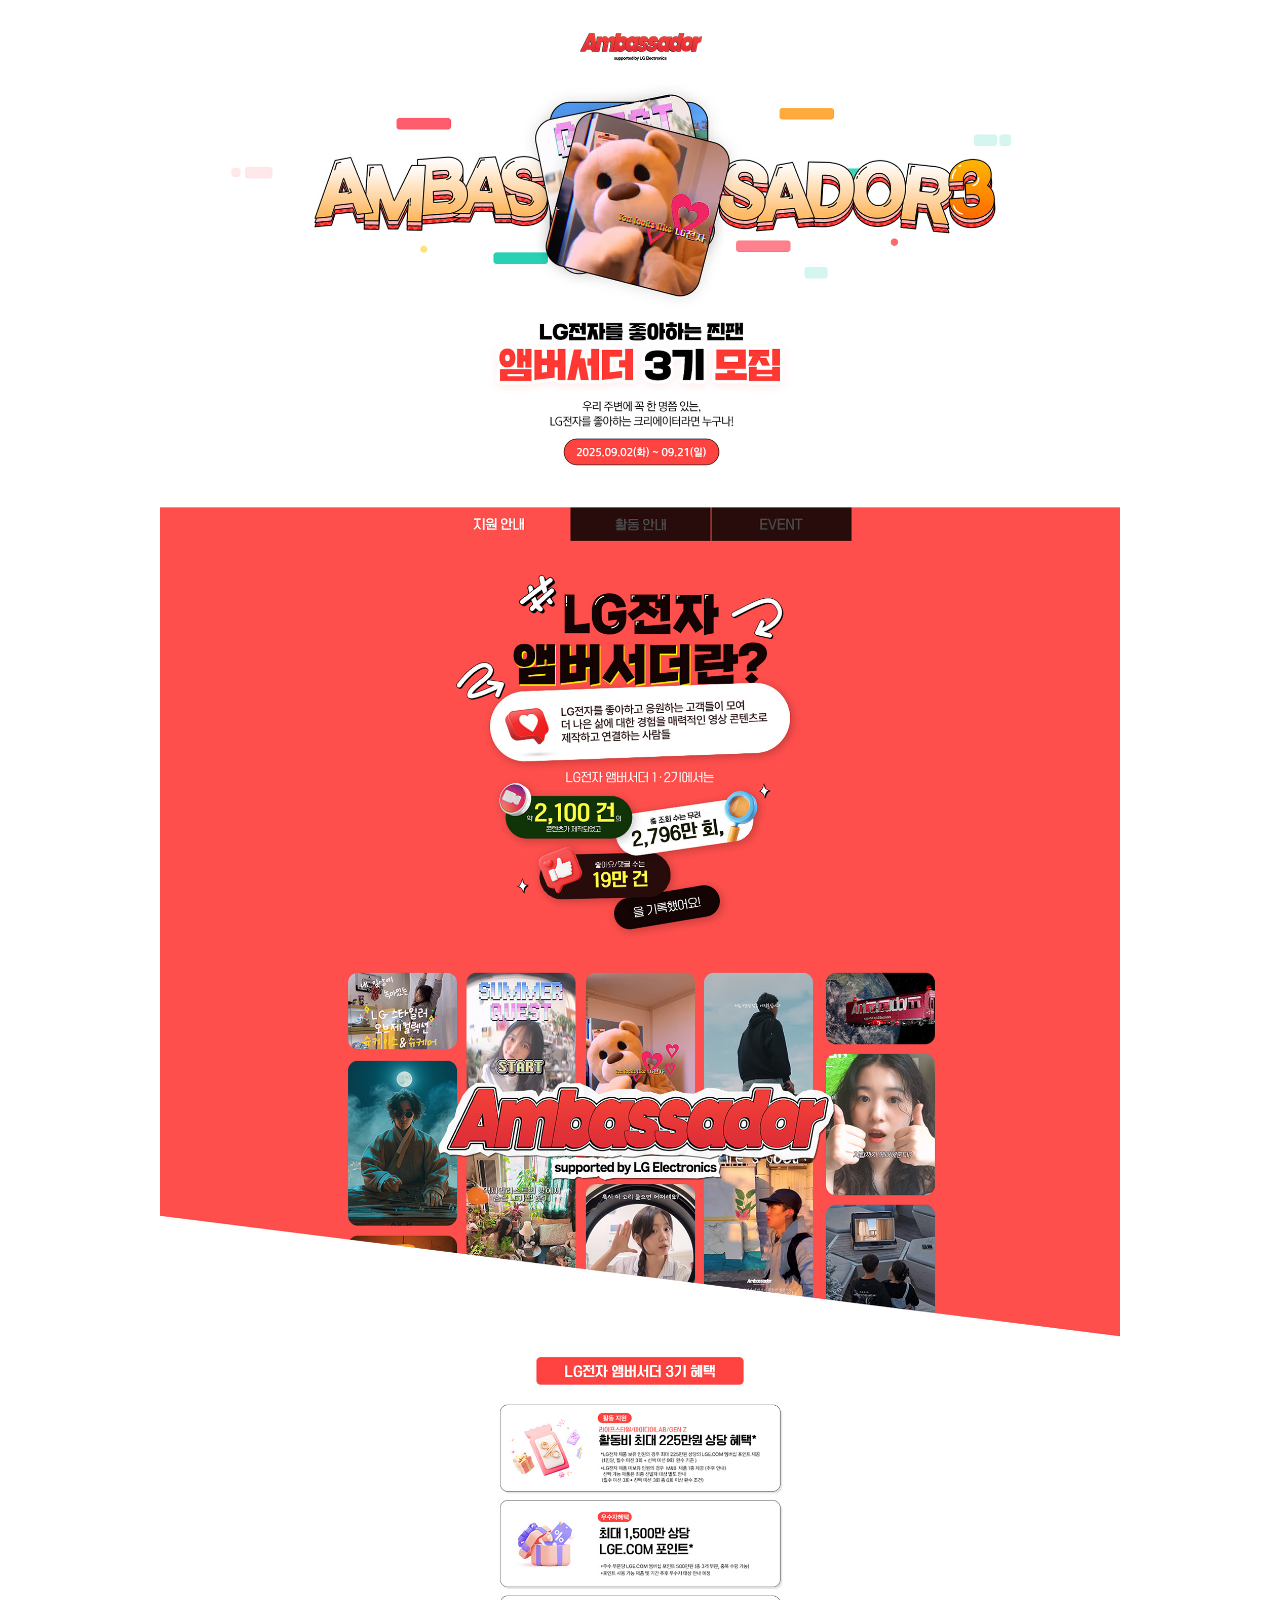
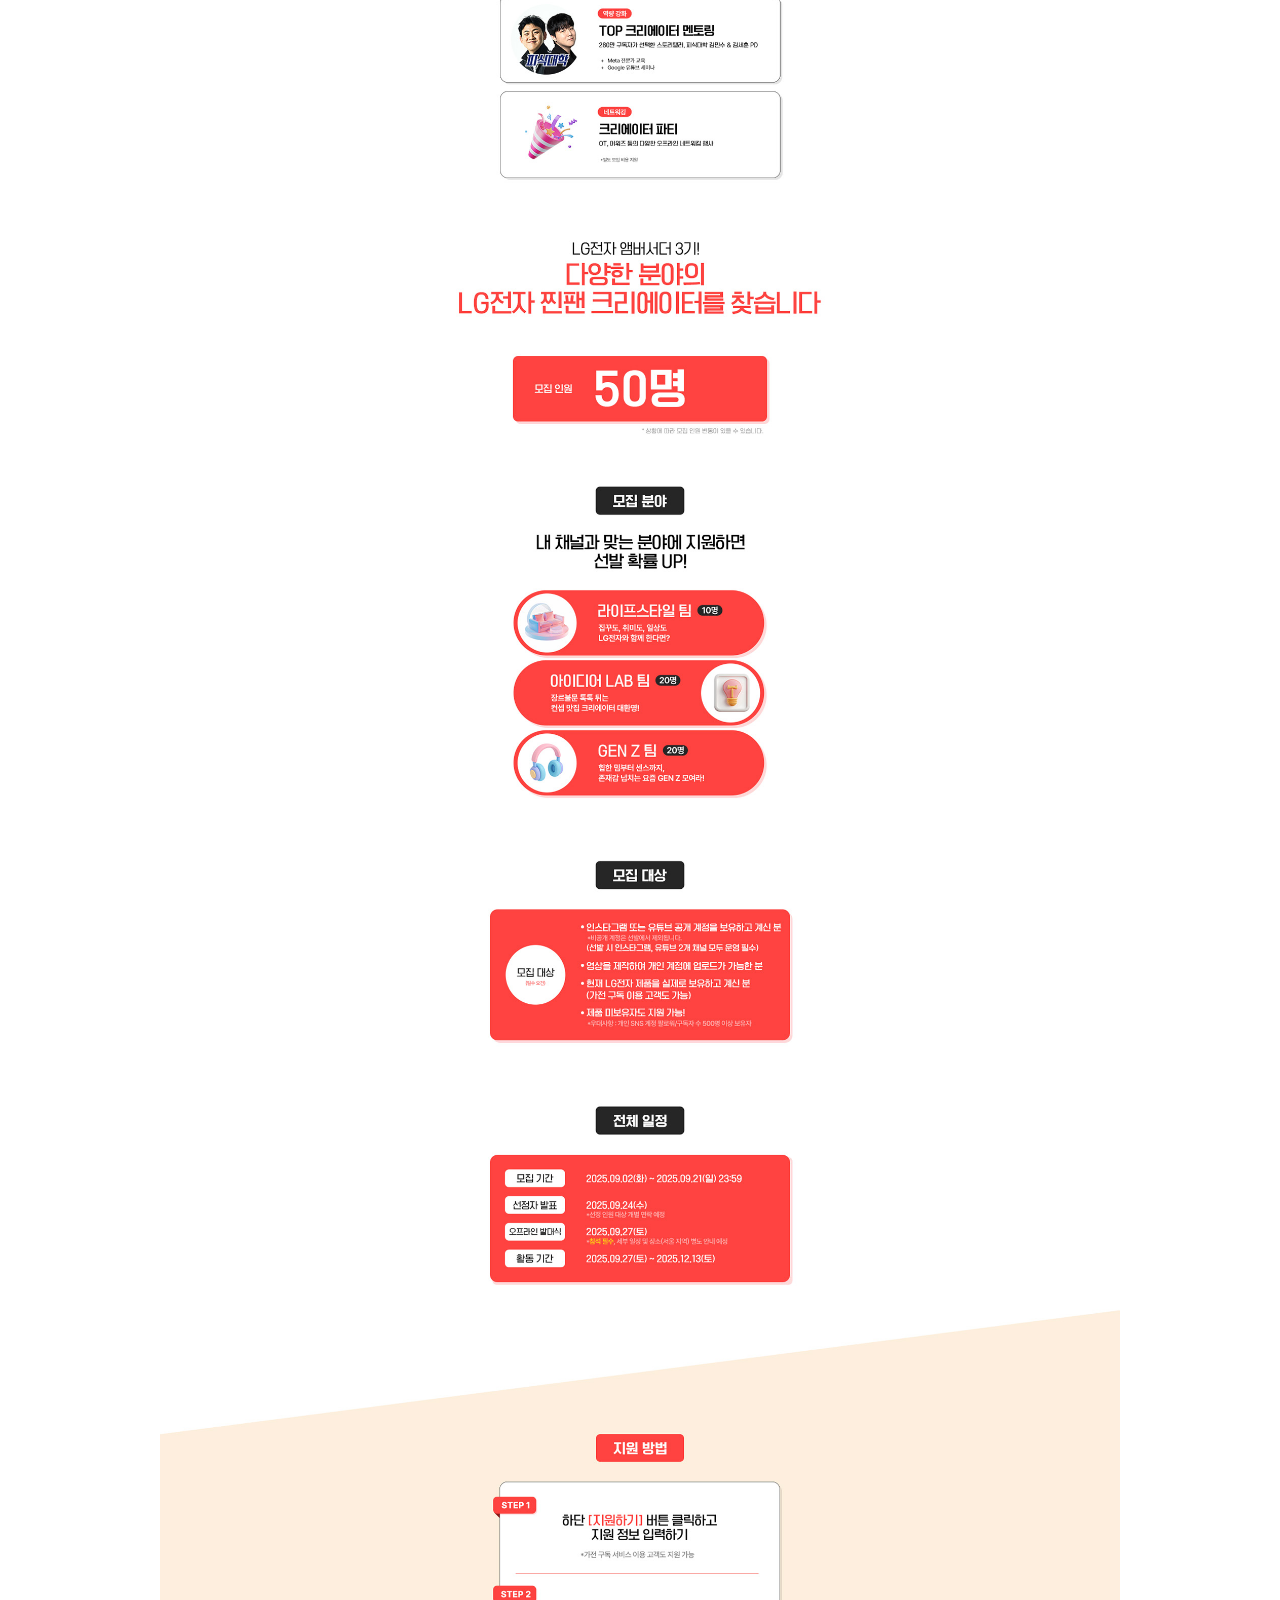
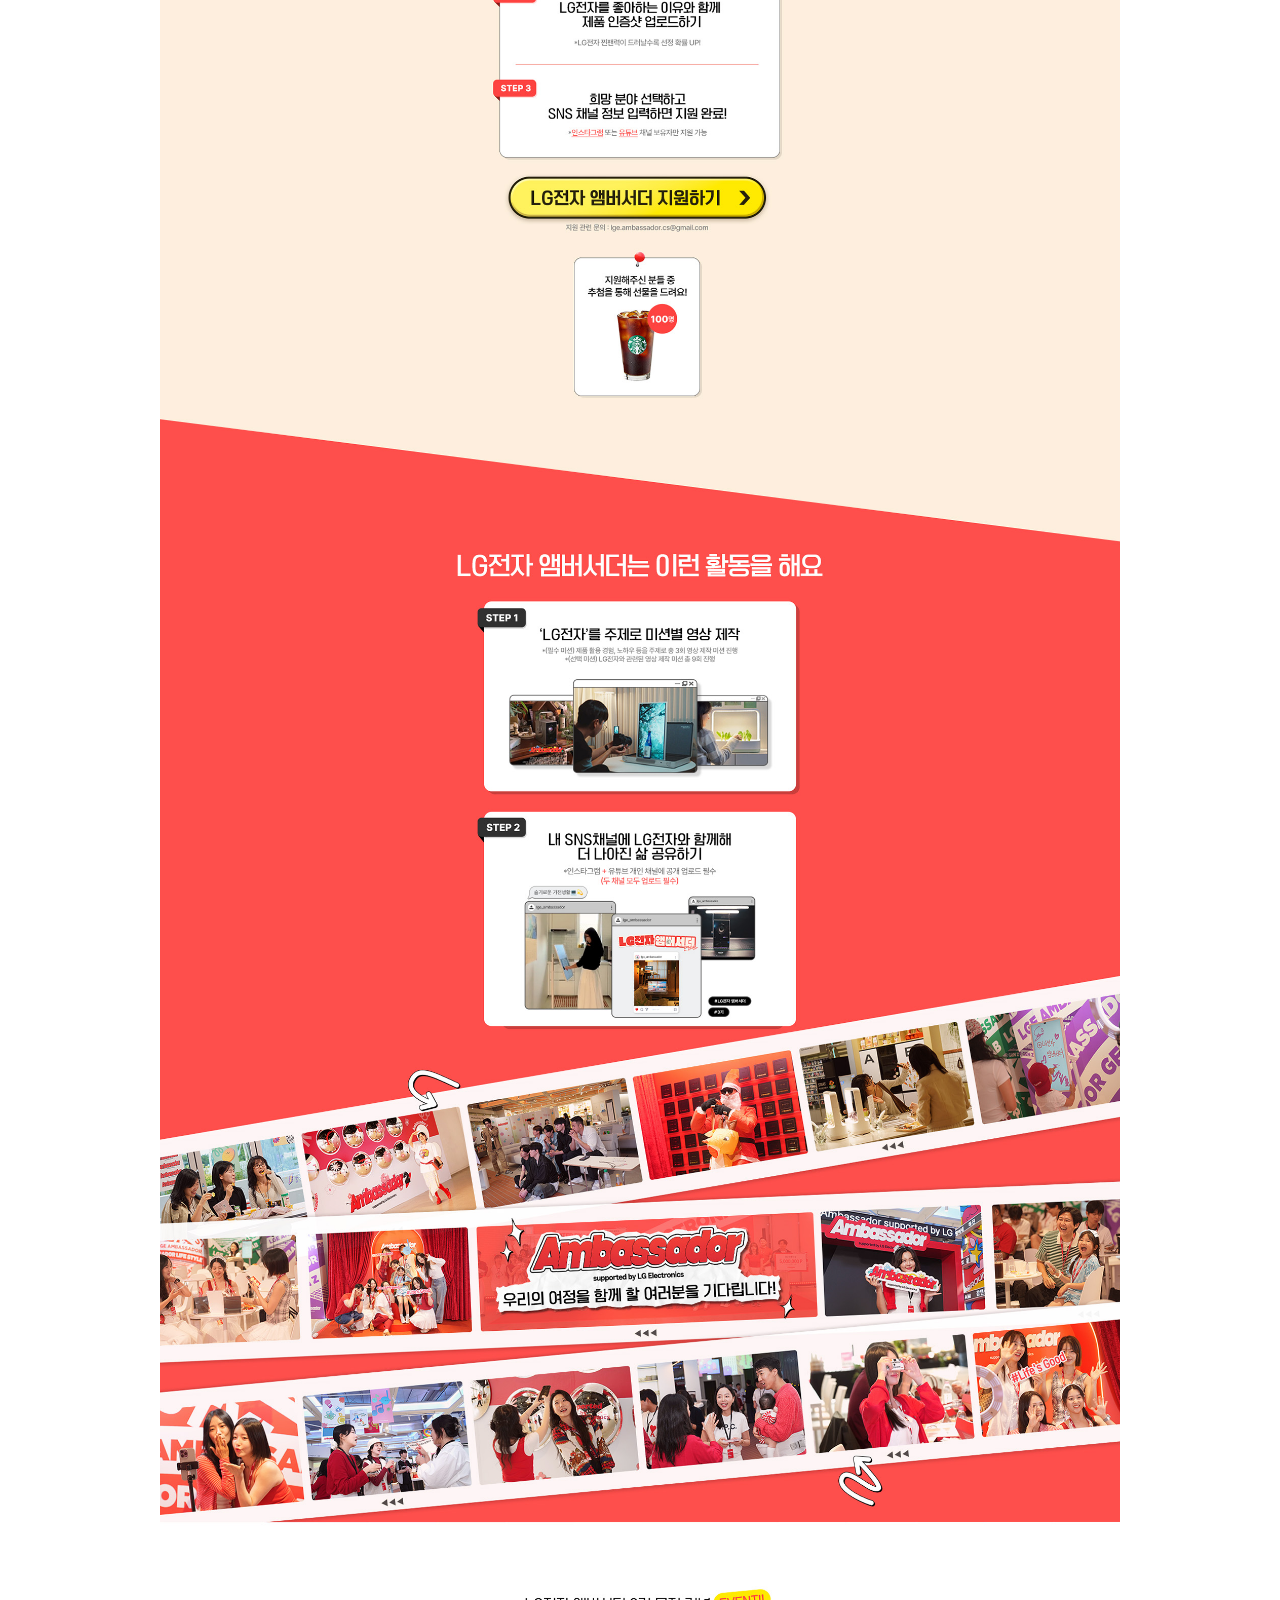
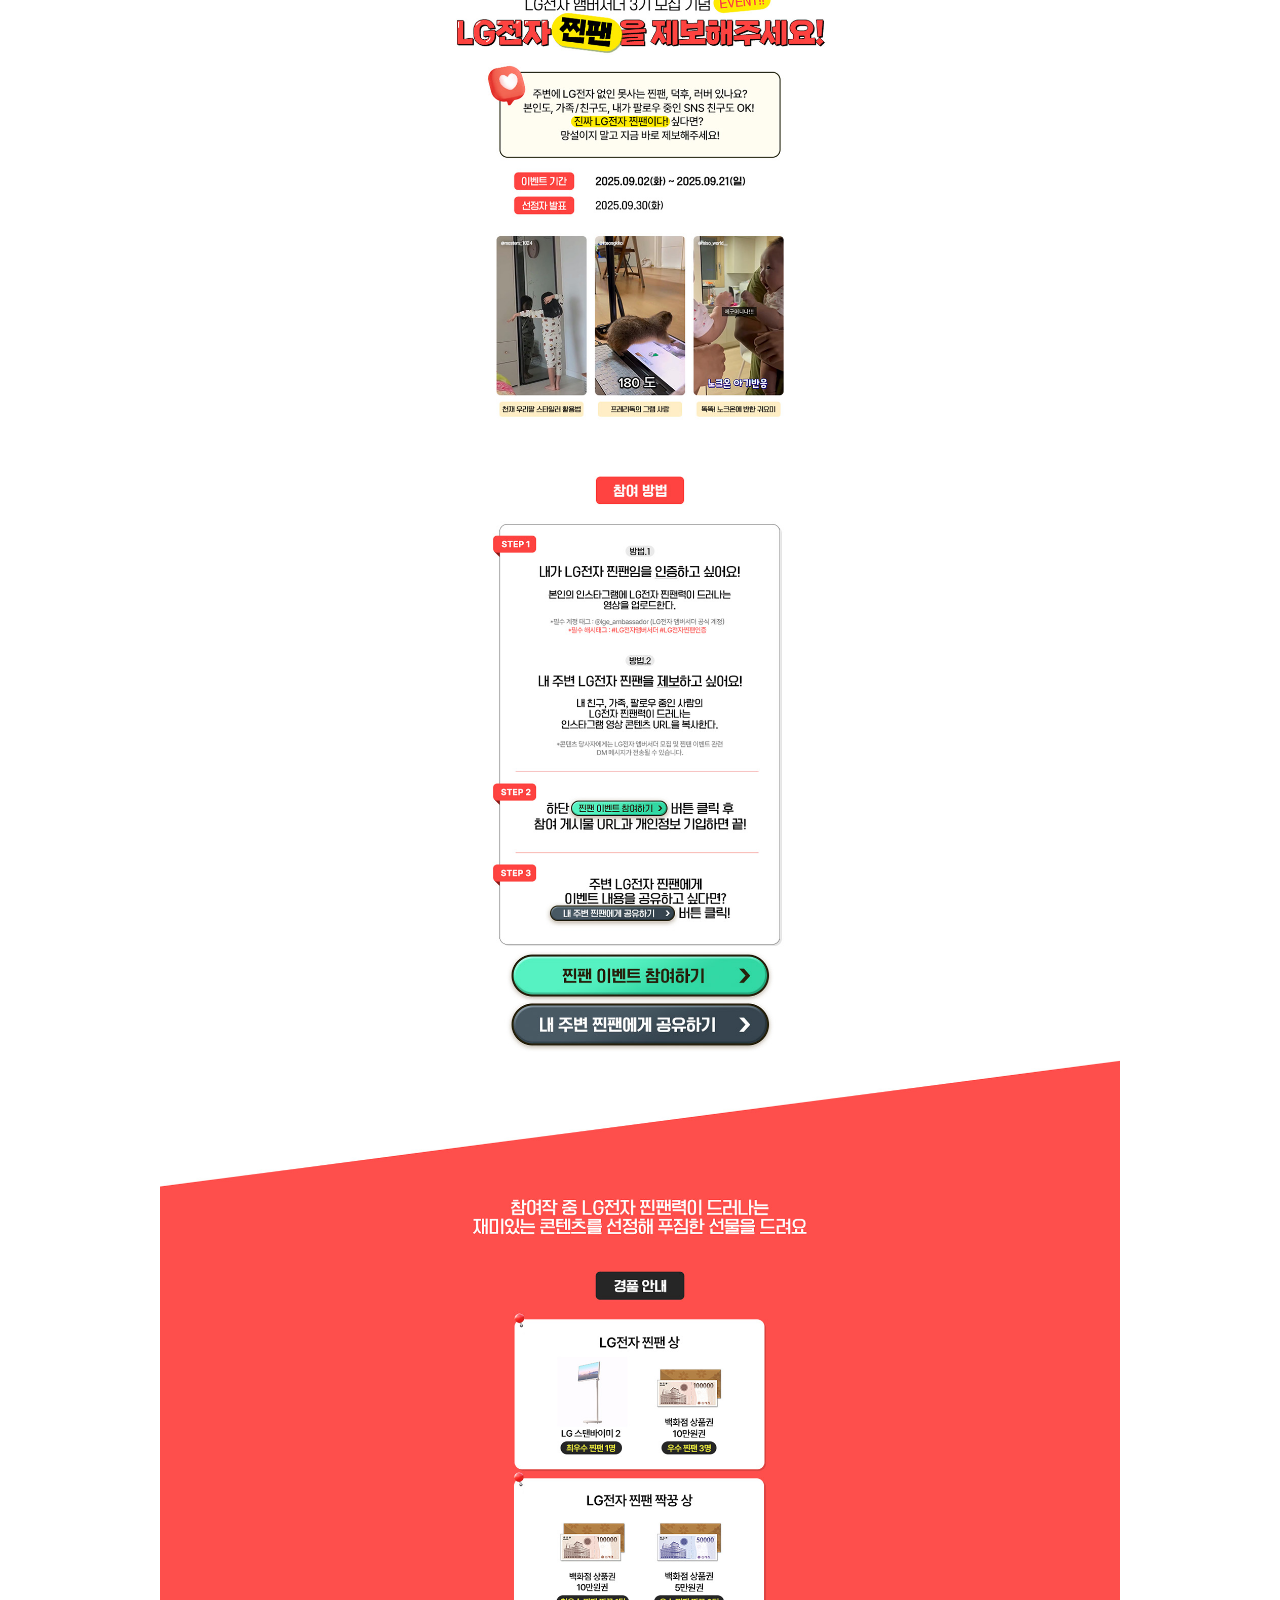
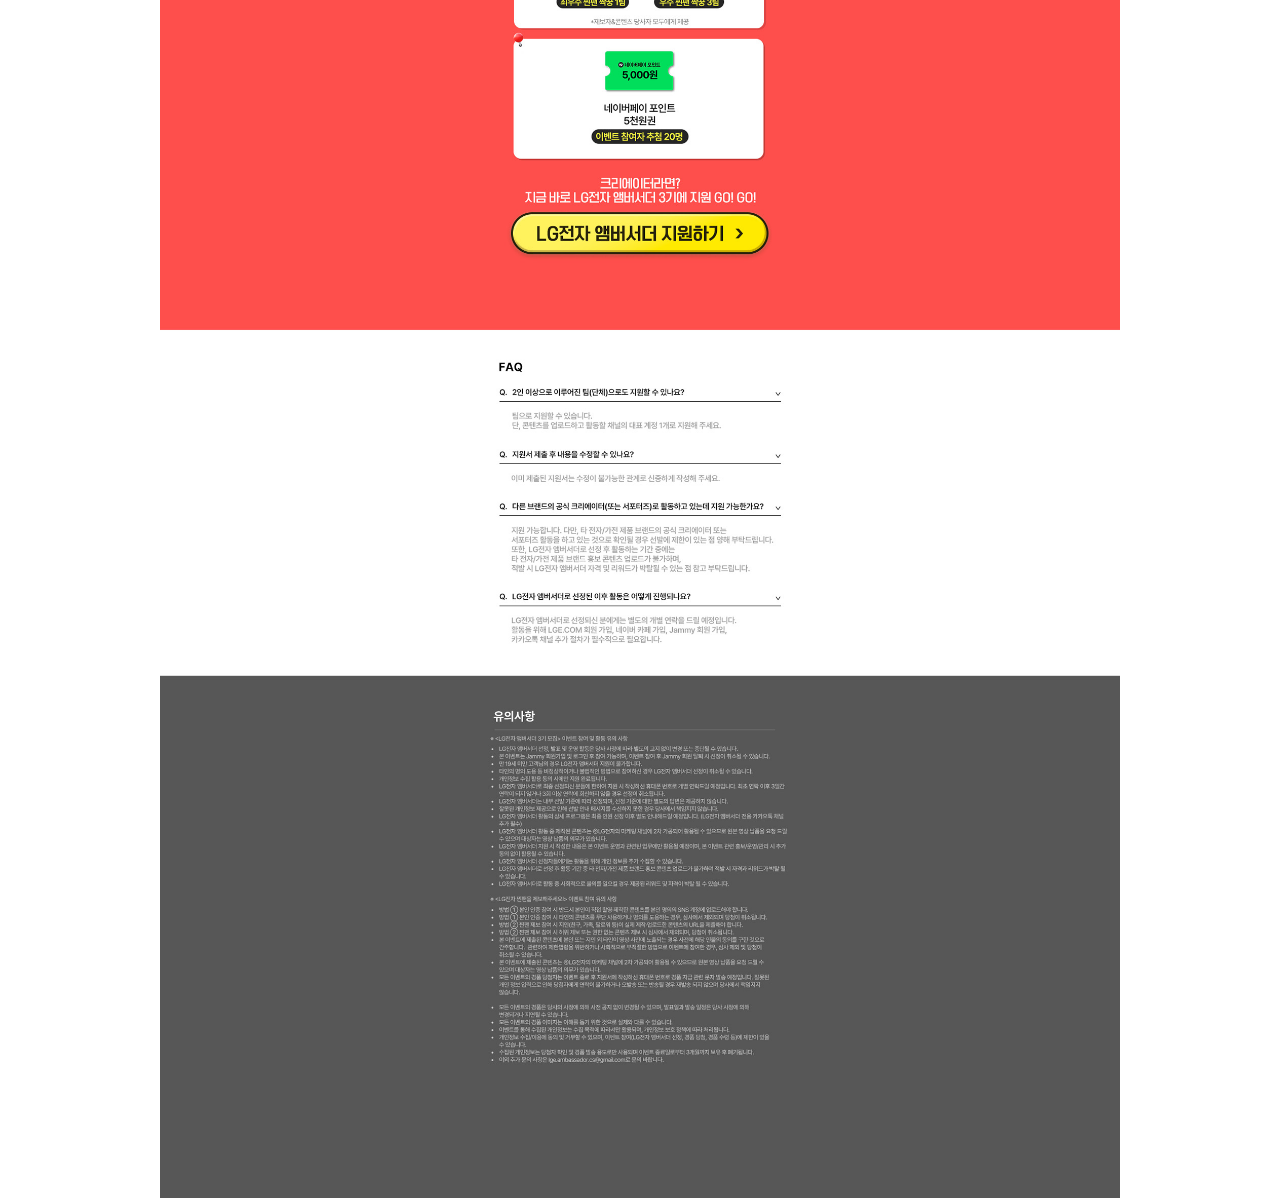
<file: index2025090901.html>
<!DOCTYPE html>
<html lang="kr">
    <head>
        <meta charset="UTF-8">
        <meta http-equiv="X-UA-Compatible" content="IE=edge">
        <meta name="viewport" content="width=device-width,initial-scale=1.0">
        <meta name="format-detection" content="telephone=no"/>
        <title>Jammy 앰버서더 3기 모집 | Jammy</title>
        <meta name="description" content="제품 리뷰부터 꿀팁 공유, 굿즈 득템까지">
        <meta name="keywords" content="그램후기, 그램프로후기, 스탠바이미후기,스탠마이미고후기, 스타일러후기, 울트라게이밍모니터후기, 시네빔큐브후기">

        <!-- favicon -->
        <link rel="apple-touch-icon" sizes="128x128"
            href="https://jammy.lge.co.kr/assets/common/img/favicon/jammy_favicon_128x128_b.png">
        <link rel="icon" type="image/png" sizes="128x128"
            href="https://jammy.lge.co.kr/assets/common/img/favicon//jammy_favicon_128x128_a.png">

        <meta property='og:title' content='가전템 러버 커뮤니티 | Jammy'/>
        <meta property='og:description' content='제품 리뷰부터 꿀팁 공유, 굿즈 득템까지'/>
        <meta property='og:type' content='website'/>
        <meta property='og:url' content='https://jammy.lge.co.kr/'/>
        <!-- og:image -->
        <meta property='og:image' content='https://jammy.lge.co.kr/assets/common/img/common/ogimage-800.jpg'/>

        <meta name='twitter:title' content='가전템 러버 커뮤니티 | Jammy'/>
        <meta name='twitter:description' content='제품 리뷰부터 꿀팁 공유, 굿즈 득템까지'/>
        <meta name='twitter:card' content='summary'/>
        <meta name='twitter:url' content='https://jammy.lge.co.kr/'/>
        <meta name='twitter:image' content='https://jammy.lge.co.kr/assets/common/img/common/ogimage-800.jpg'/>
		
		<style>
            html, body, div, h1, h2, h3, h4, h5, h6, p, dl, dt, dd, ol, ul, li, form, fieldset, legend, address, figure, hr, object, iframe, img, button, input, select, textarea, label, a, span, em, strong, small, sub, sup, table, caption, thead, tbody, tfoot, tr, th, td {padding:0; margin:0; outline:0;}
            #wrap {width:100%; margin:0 auto; max-width: 960px;}
            .section img{width:100%; margin:0 auto;}
        </style>
	</head>
	<body>

		<!-- wrap -->
        <div id="wrap">
            <!-- main -->
            <div class="section main">
                <img src="./pc/images/2025090901.jpg" class="pc">
            </div>
            <!-- main -->
        </div>		
		<!-- wrap -->
    </body>
</html>
</file>
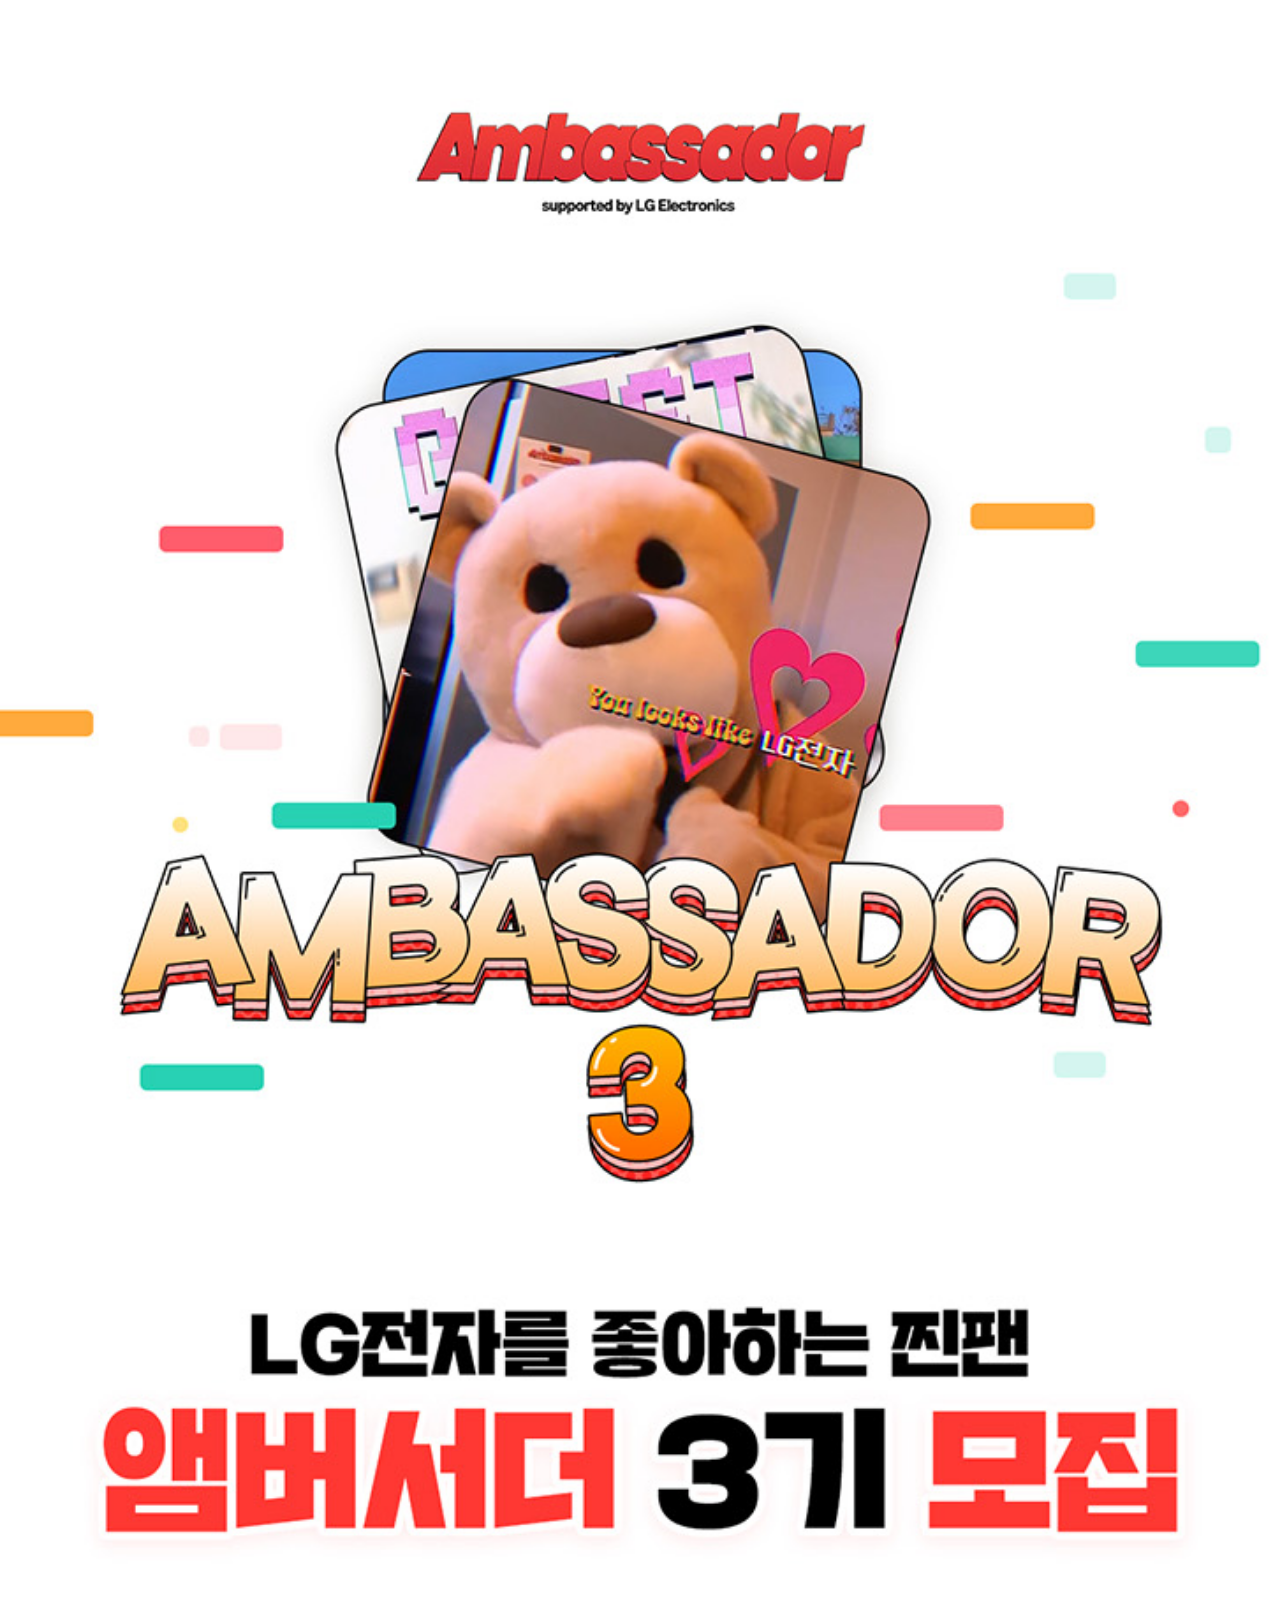
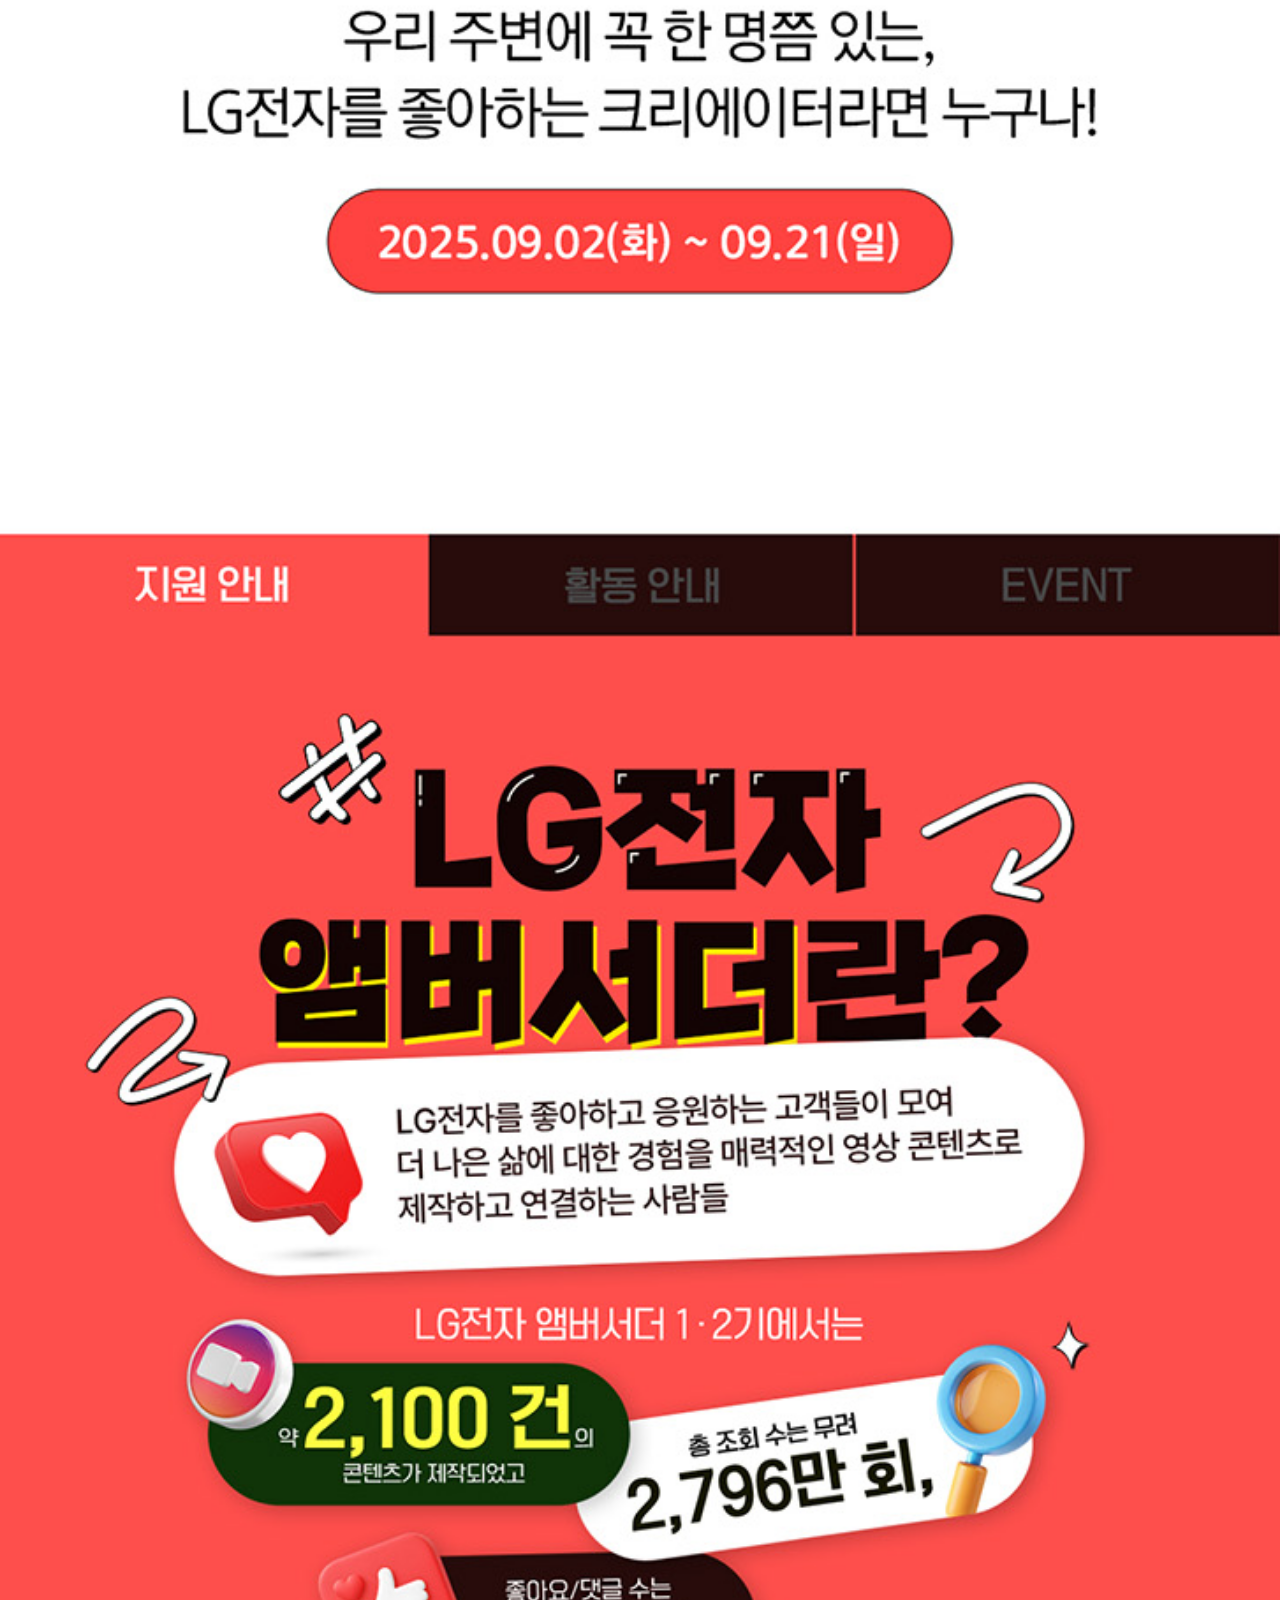
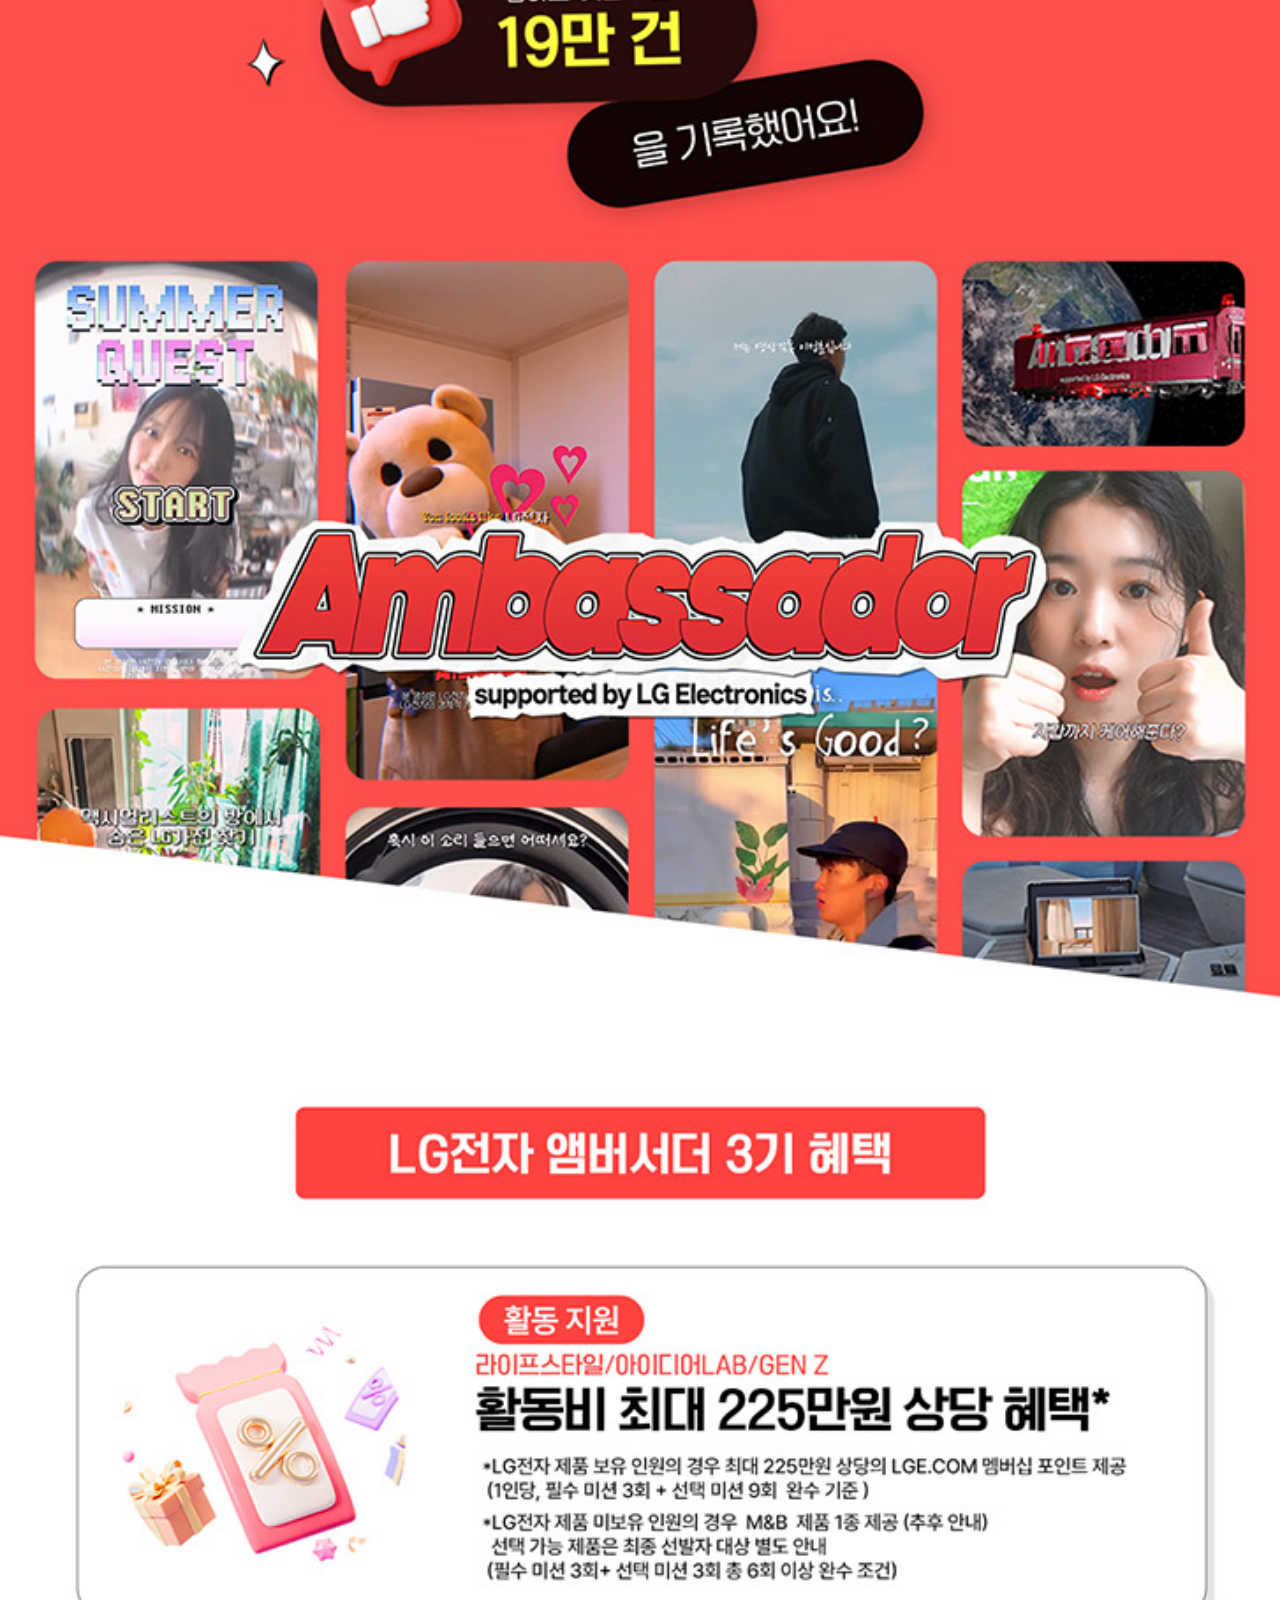
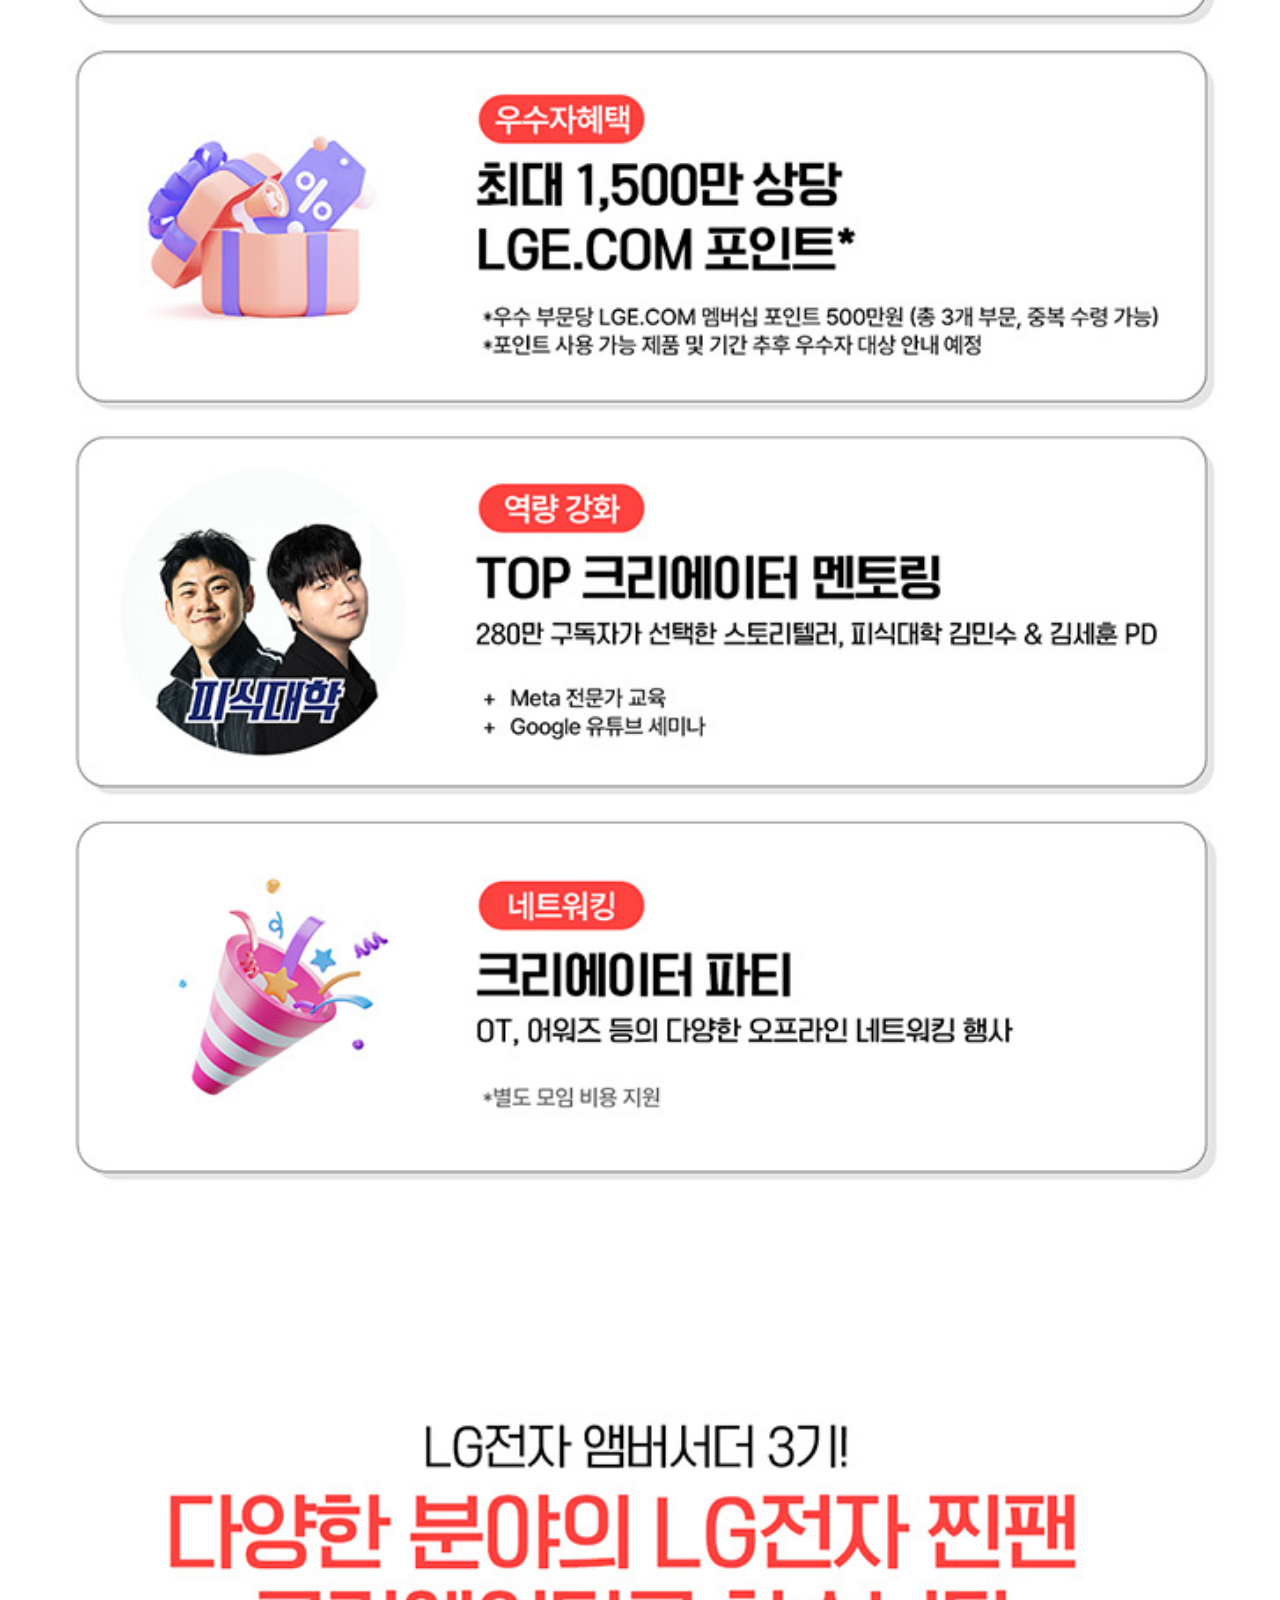
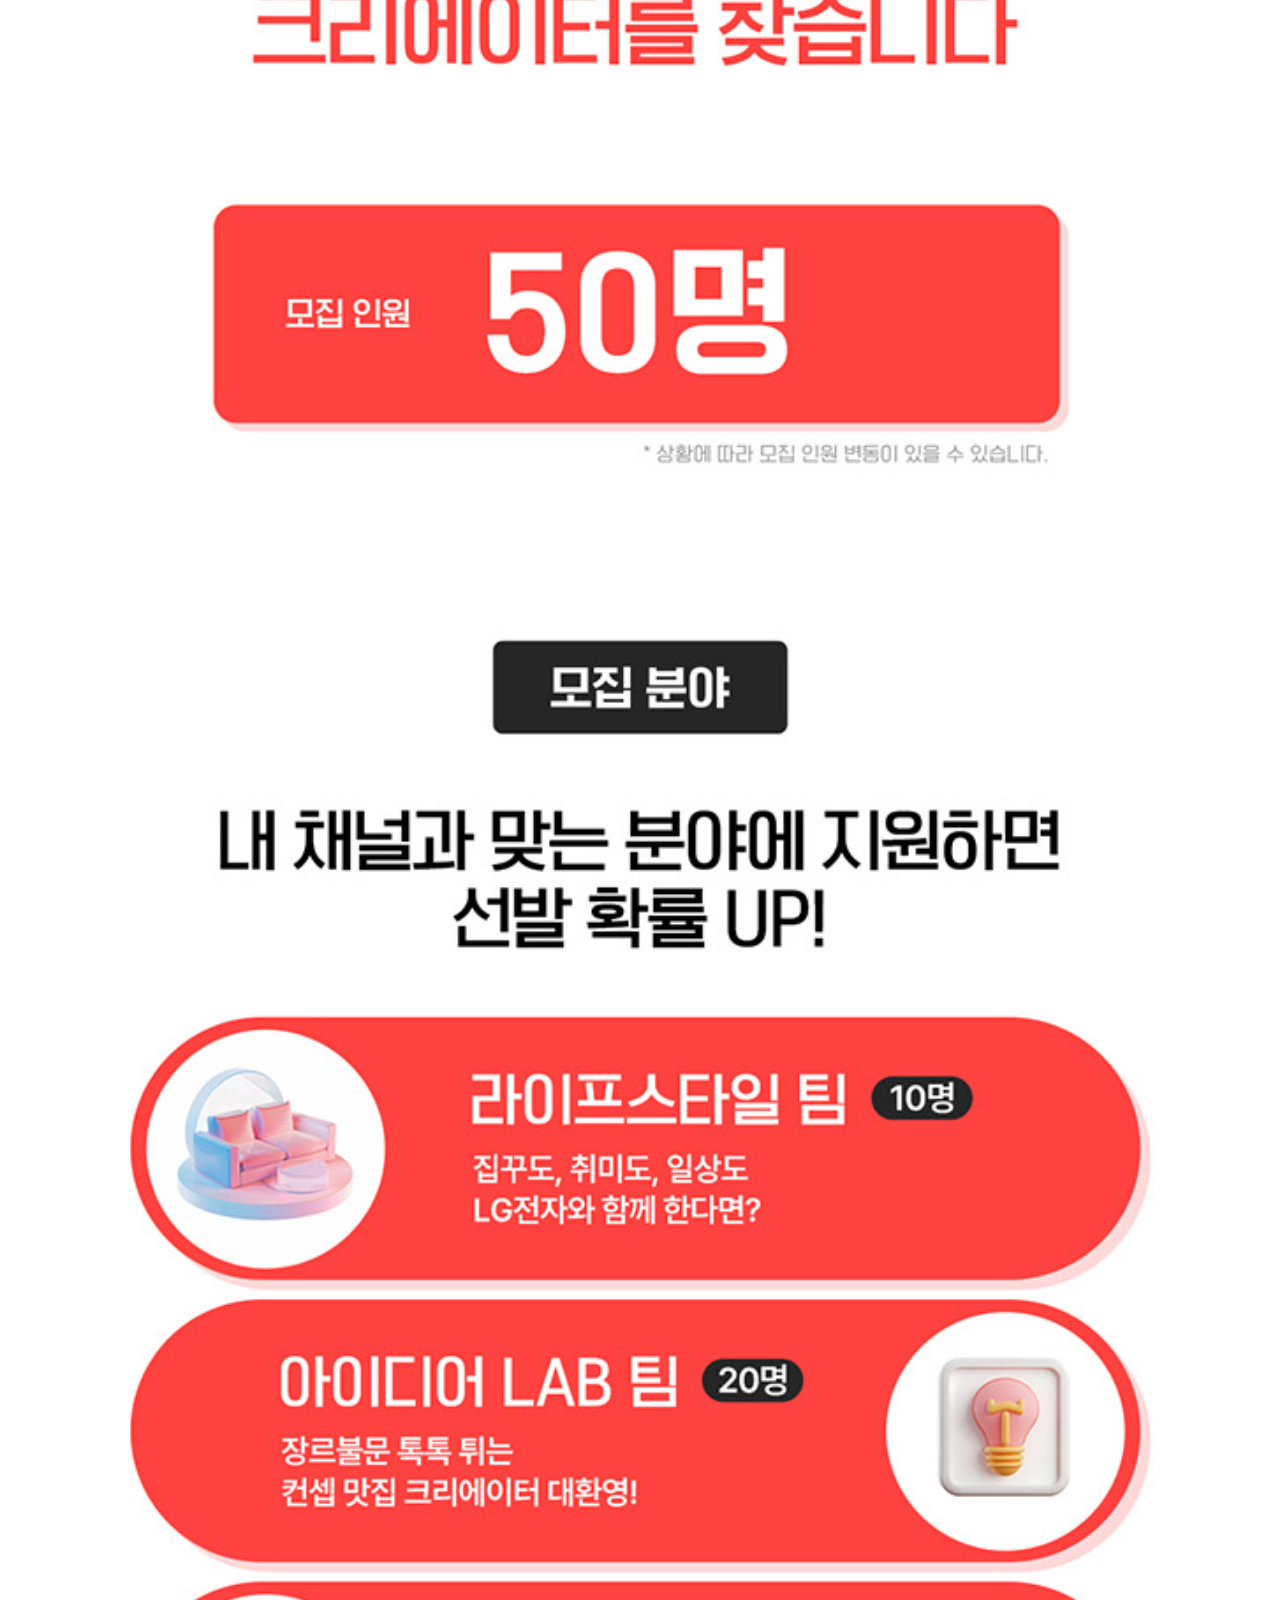
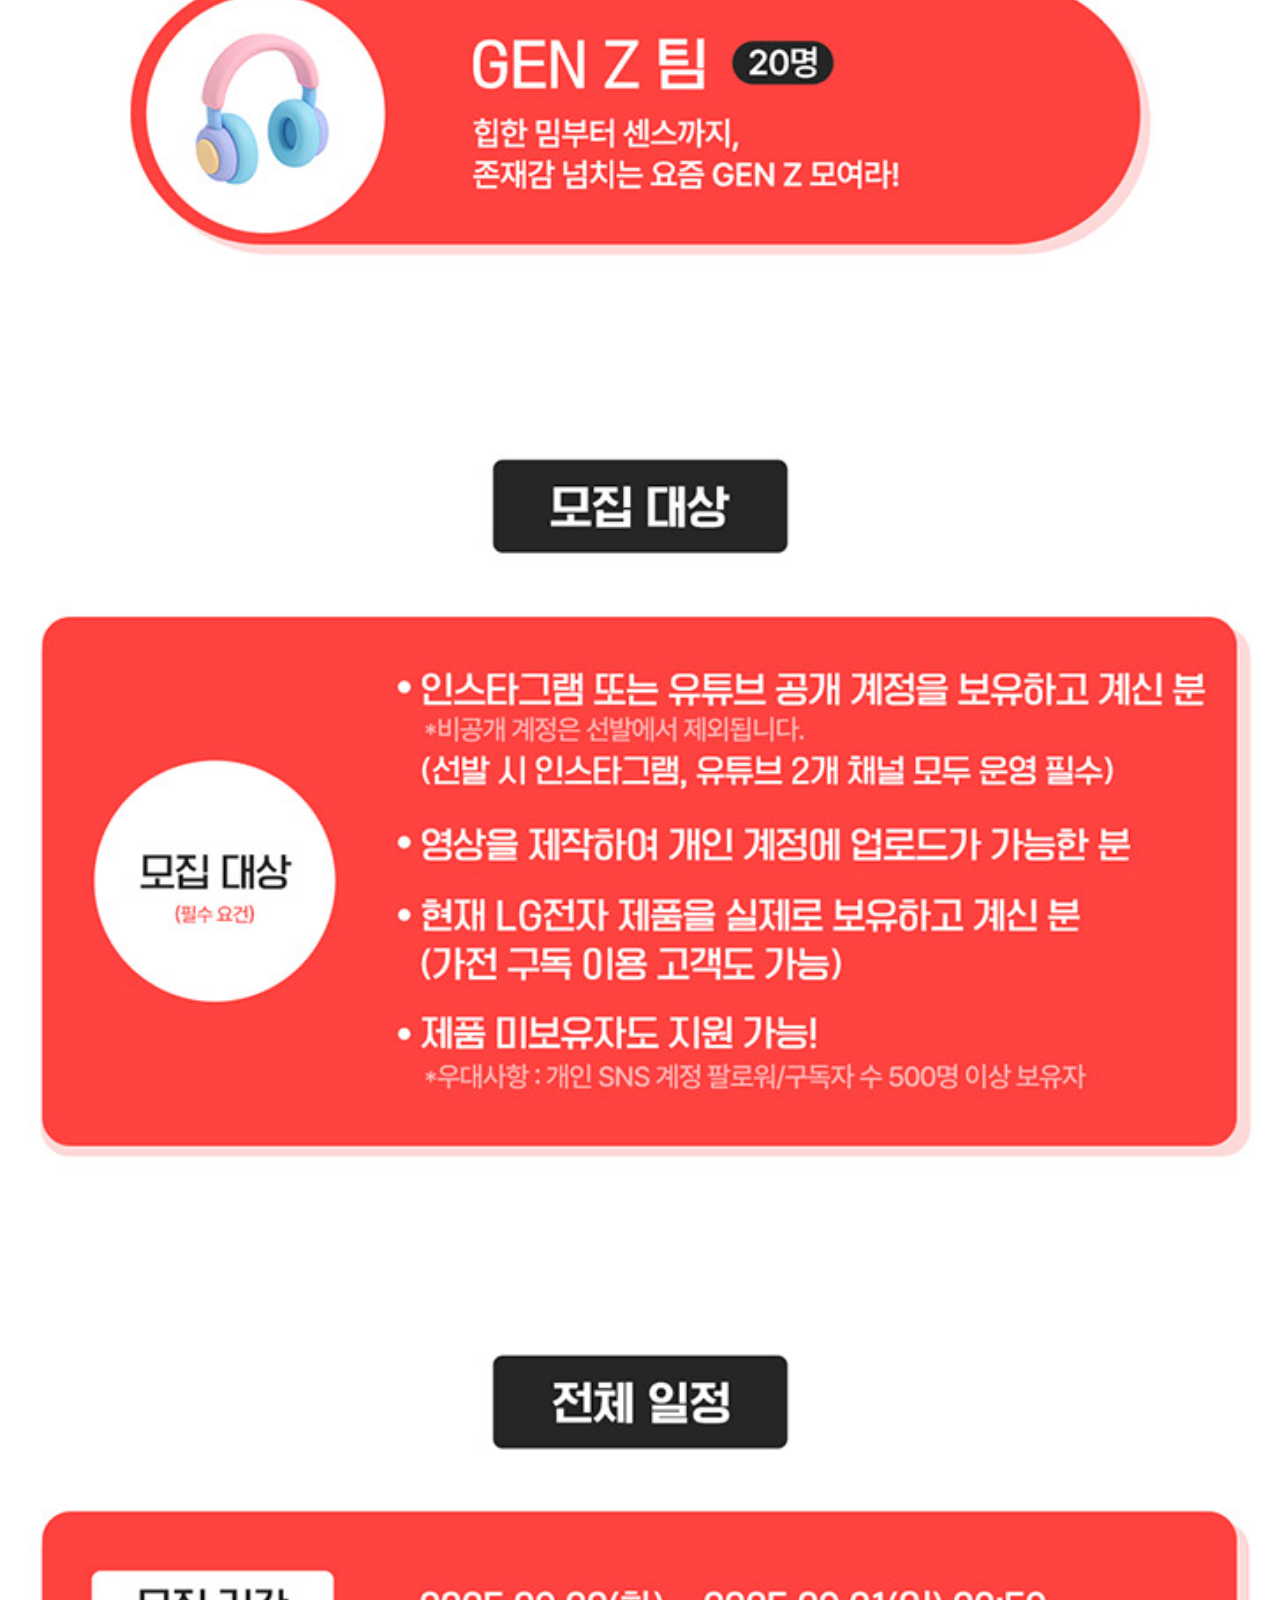
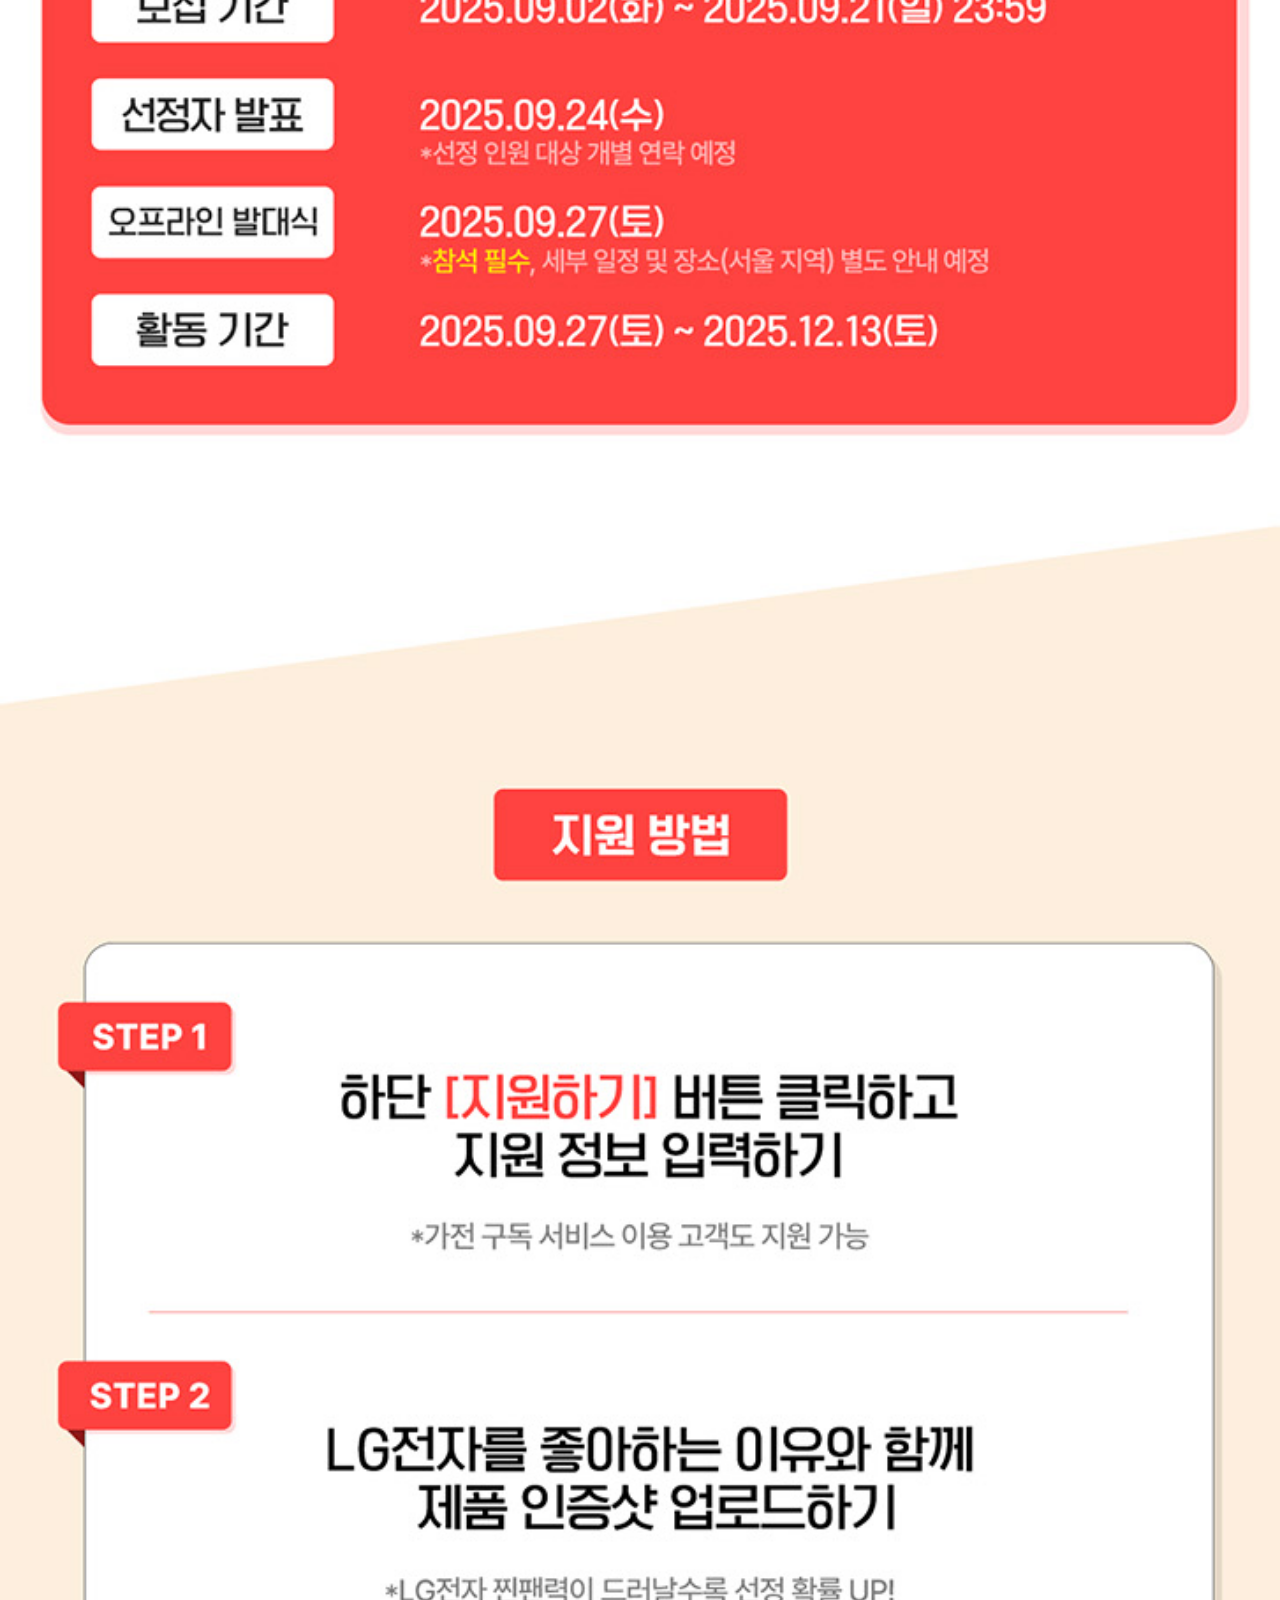
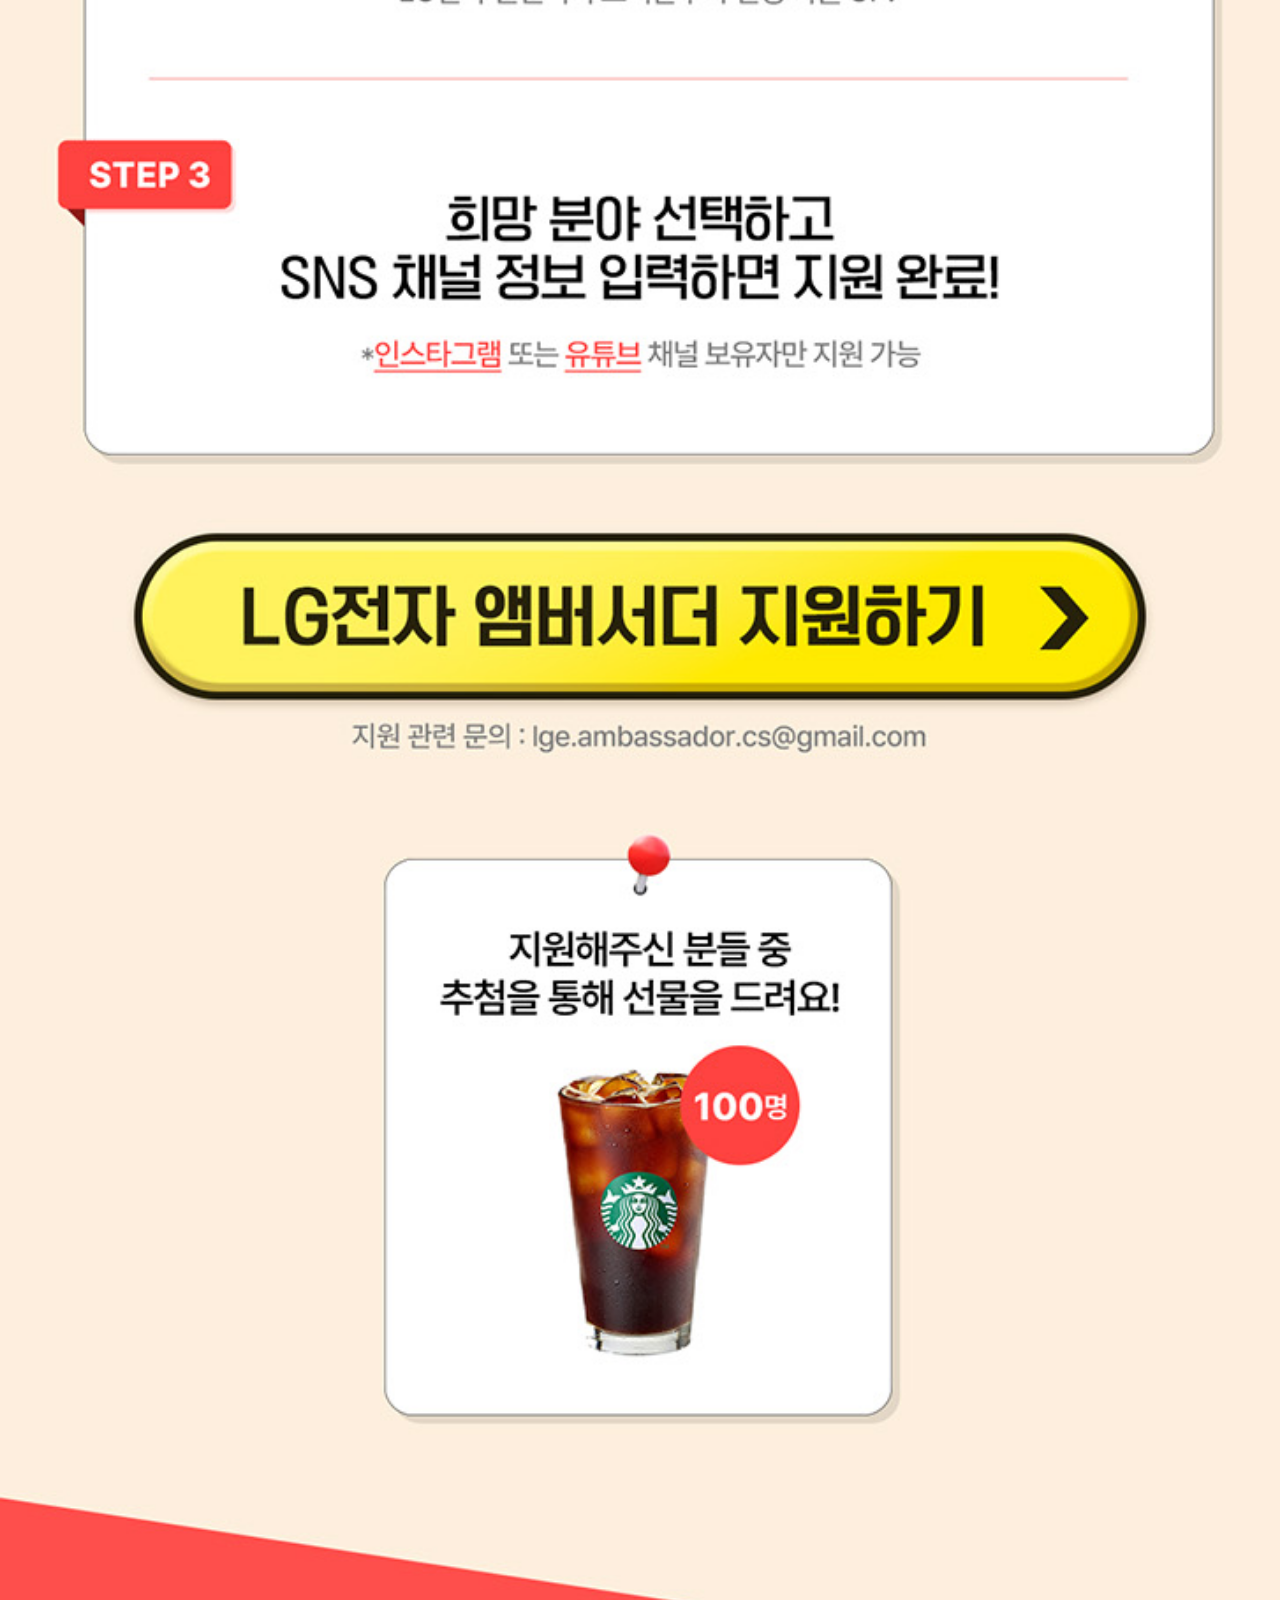
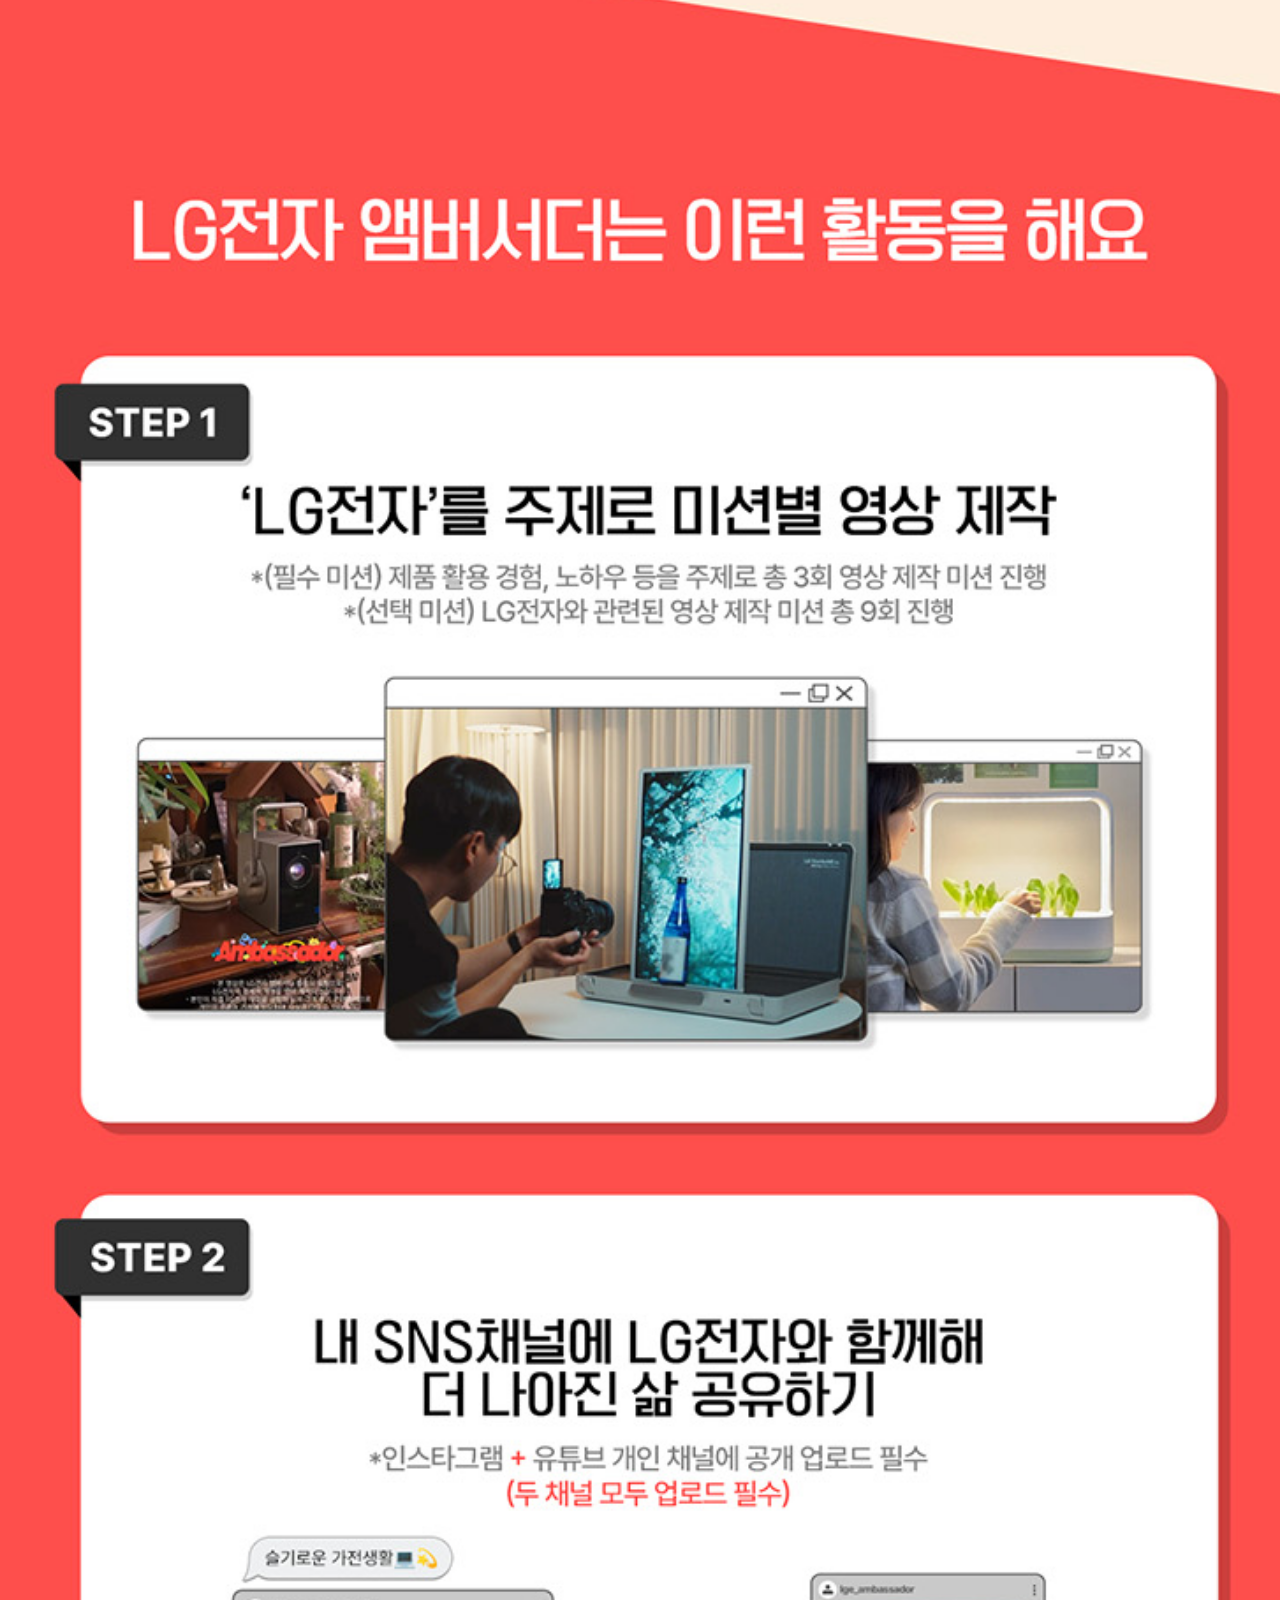
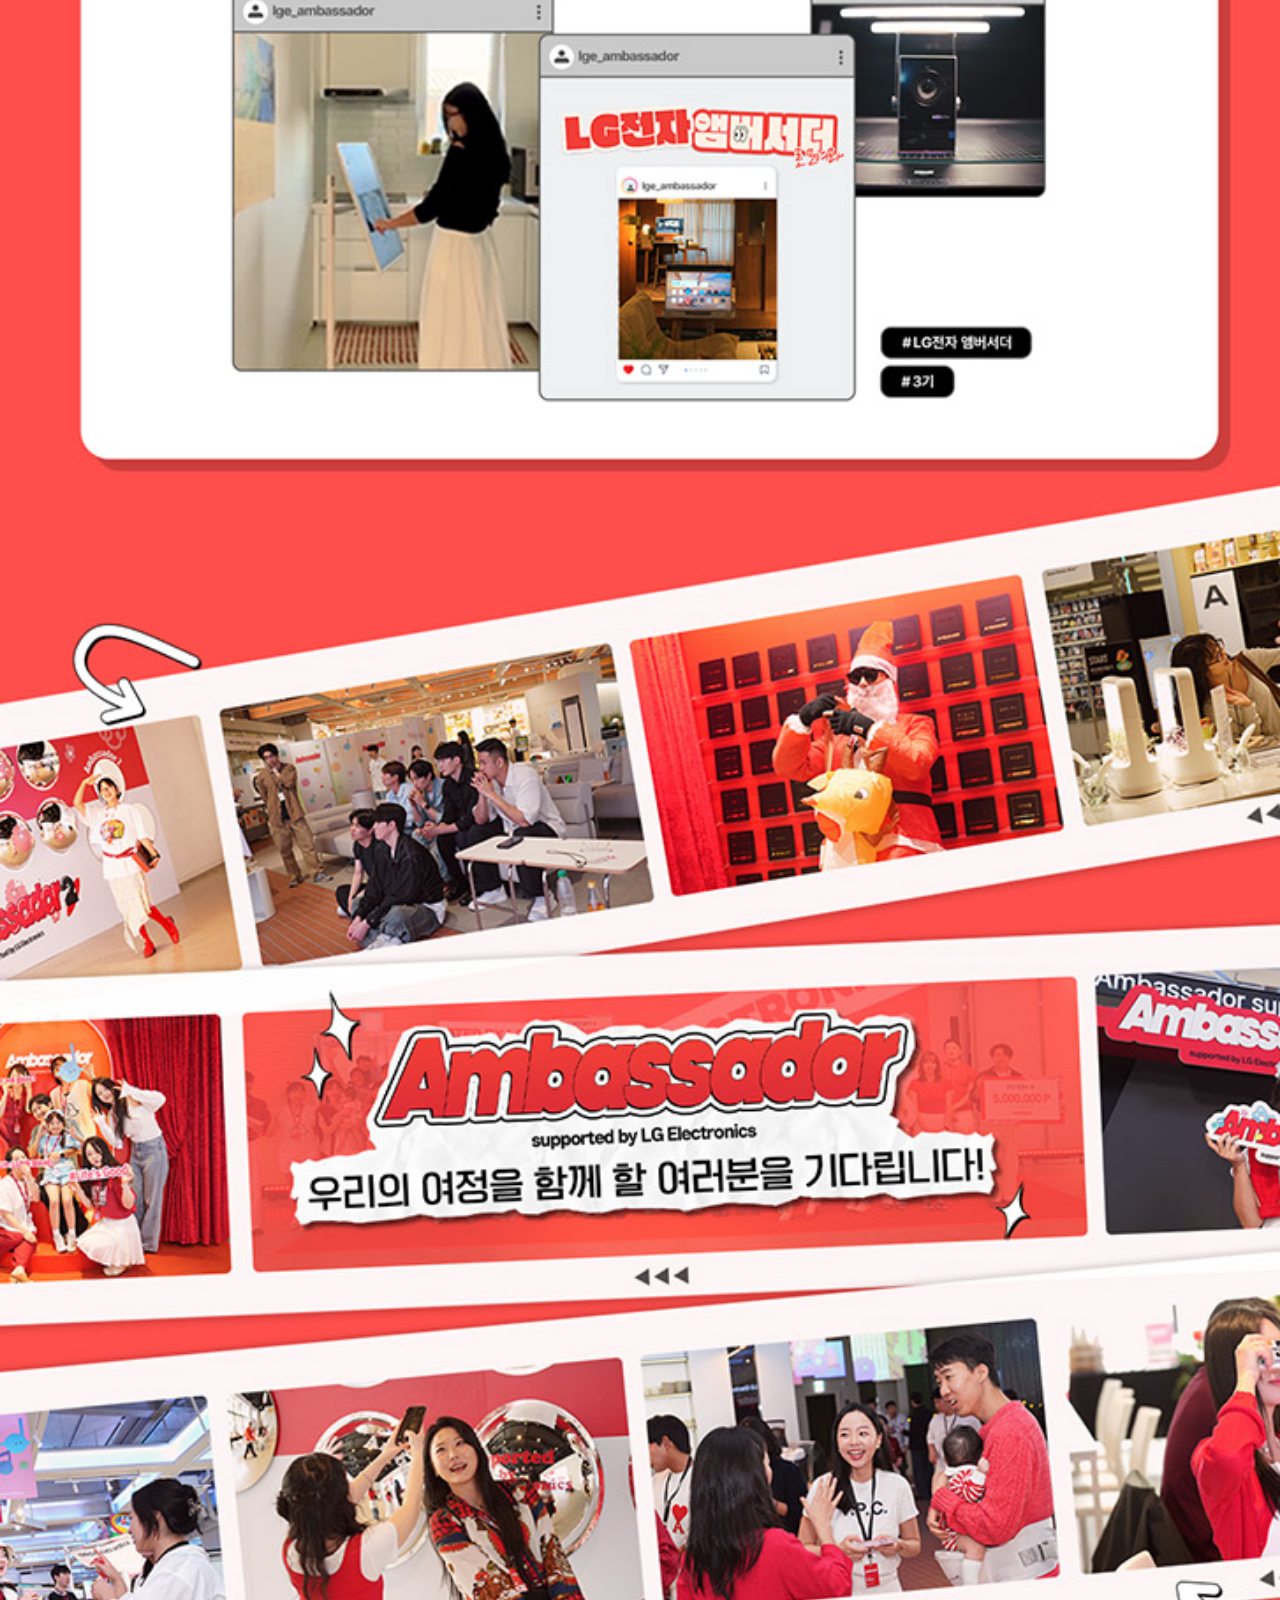
<file: index2025090902.html>
<!DOCTYPE html>
<html lang="kr">
    <head>
        <meta charset="UTF-8">
        <meta http-equiv="X-UA-Compatible" content="IE=edge">
        <meta name="viewport" content="width=device-width,initial-scale=1.0">
        <meta name="format-detection" content="telephone=no"/>
        <title>Jammy 앰버서더 3기 모집 | Jammy</title>
        <meta name="description" content="제품 리뷰부터 꿀팁 공유, 굿즈 득템까지">
        <meta name="keywords" content="그램후기, 그램프로후기, 스탠바이미후기,스탠마이미고후기, 스타일러후기, 울트라게이밍모니터후기, 시네빔큐브후기">

        <!-- favicon -->
        <link rel="apple-touch-icon" sizes="128x128"
            href="https://jammy.lge.co.kr/assets/common/img/favicon/jammy_favicon_128x128_b.png">
        <link rel="icon" type="image/png" sizes="128x128"
            href="https://jammy.lge.co.kr/assets/common/img/favicon//jammy_favicon_128x128_a.png">

        <meta property='og:title' content='가전템 러버 커뮤니티 | Jammy'/>
        <meta property='og:description' content='제품 리뷰부터 꿀팁 공유, 굿즈 득템까지'/>
        <meta property='og:type' content='website'/>
        <meta property='og:url' content='https://jammy.lge.co.kr/'/>
        <!-- og:image -->
        <meta property='og:image' content='https://jammy.lge.co.kr/assets/common/img/common/ogimage-800.jpg'/>

        <meta name='twitter:title' content='가전템 러버 커뮤니티 | Jammy'/>
        <meta name='twitter:description' content='제품 리뷰부터 꿀팁 공유, 굿즈 득템까지'/>
        <meta name='twitter:card' content='summary'/>
        <meta name='twitter:url' content='https://jammy.lge.co.kr/'/>
        <meta name='twitter:image' content='https://jammy.lge.co.kr/assets/common/img/common/ogimage-800.jpg'/>
		
		<style>
            html, body, div, h1, h2, h3, h4, h5, h6, p, dl, dt, dd, ol, ul, li, form, fieldset, legend, address, figure, hr, object, iframe, img, button, input, select, textarea, label, a, span, em, strong, small, sub, sup, table, caption, thead, tbody, tfoot, tr, th, td {padding:0; margin:0; outline:0;}
            #wrap {width:100%; margin:0 auto; max-width: 100%;}
            .section img{width:100%; margin:0 auto;}
        </style>
	</head>
	<body>

		<!-- wrap -->
        <div id="wrap">
            <!-- main -->
            <div class="section main">
                <img src="./pc/images/2025090902.jpg" class="pc">
            </div>
            <!-- main -->
        </div>		
		<!-- wrap -->
    </body>
</html>
</file>
